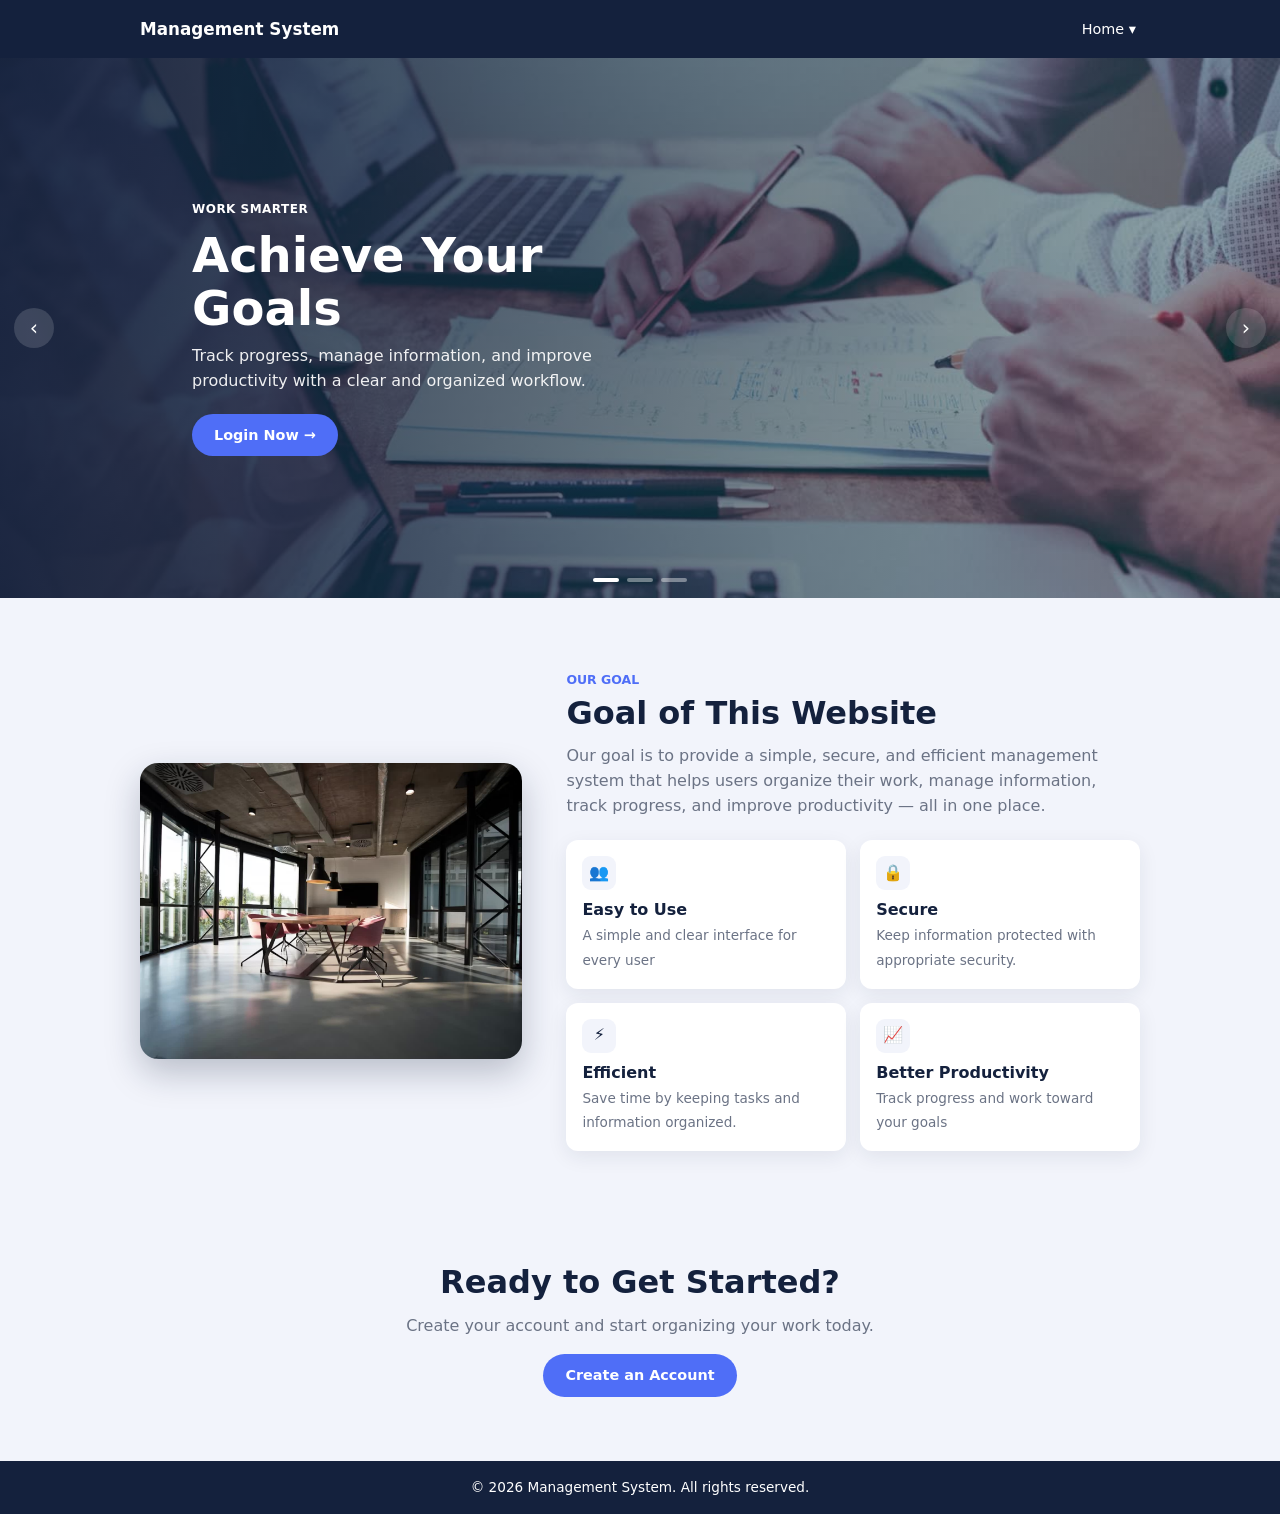
<file: index.html>
<!DOCTYPE html>
<html lang="en">
<head>
<meta charset="utf-8">
<meta name="viewport" content="width=device-width, initial-scale=1, viewport-fit=cover">
<title>Management System</title>
<link rel="stylesheet" href="css/style.css">
</head>
<body>
<header><div class="bar">
<a class="brand" href="index.html">Management System</a>
<div class="dd"><button id="ddb" aria-expanded="false">Home ▾</button>
<div class="menu" id="menu"><a href="index.html">Home</a><a href="home.html">Courses</a><a href="login.html" id="navauth">Login</a></div></div>
</div></header>

<main>
<div class="hero" id="hero">
<div class="slide on" style="background-image:url(images/slide-1-goals.jpg)"><div class="tx"><small>WORK SMARTER</small><h1>Achieve Your Goals</h1><p>Track progress, manage information, and improve productivity with a clear and organized workflow.</p><a class="btn" href="login.html">Login Now →</a></div></div>
<div class="slide" style="background-image:url(images/slide-2-team.jpg)"><div class="tx"><small>WORK TOGETHER</small><h1>Better Team Collaboration</h1><p>Keep your team connected, organize responsibilities, and manage tasks in one convenient place.</p><a class="btn" href="login.html?mode=signup">Join Us →</a></div></div>
<div class="slide" style="background-image:url(images/slide-3-office.jpg)"><div class="tx"><small>WELCOME TO OUR PLATFORM</small><h1>Management Made Simple</h1><p>Simplify your work, stay organized, and achieve more with our easy-to-use management system.</p><a class="btn" href="login.html?mode=signup">Get Started →</a></div></div>
<button class="arrow prev" aria-label="Previous slide">‹</button><button class="arrow next" aria-label="Next slide">›</button>
<div class="dots"></div>
</div>
<div class="wrap goal">
<img src="images/goal-meeting-room.jpg" alt="Bright meeting room with a long table and glass walls">
<div><p class="kick">OUR GOAL</p><h2>Goal of This Website</h2>
<p class="lead">Our goal is to provide a simple, secure, and efficient management system that helps users organize their work, manage information, track progress, and improve productivity — all in one place.</p>
<div class="feat">
<div><i>👥</i><b>Easy to Use</b><span>A simple and clear interface for every user</span></div>
<div><i>🔒</i><b>Secure</b><span>Keep information protected with appropriate security.</span></div>
<div><i>⚡</i><b>Efficient</b><span>Save time by keeping tasks and information organized.</span></div>
<div><i>📈</i><b>Better Productivity</b><span>Track progress and work toward your goals</span></div>
</div></div></div>
<div class="cta"><h2>Ready to Get Started?</h2><p>Create your account and start organizing your work today.</p><a class="btn" href="login.html?mode=signup">Create an Account</a></div>
</main>
<footer>© 2026 Management System. All rights reserved.</footer>

<script src="js/common.js"></script>
<script src="js/index.js"></script>
</body>
</html>
</file>
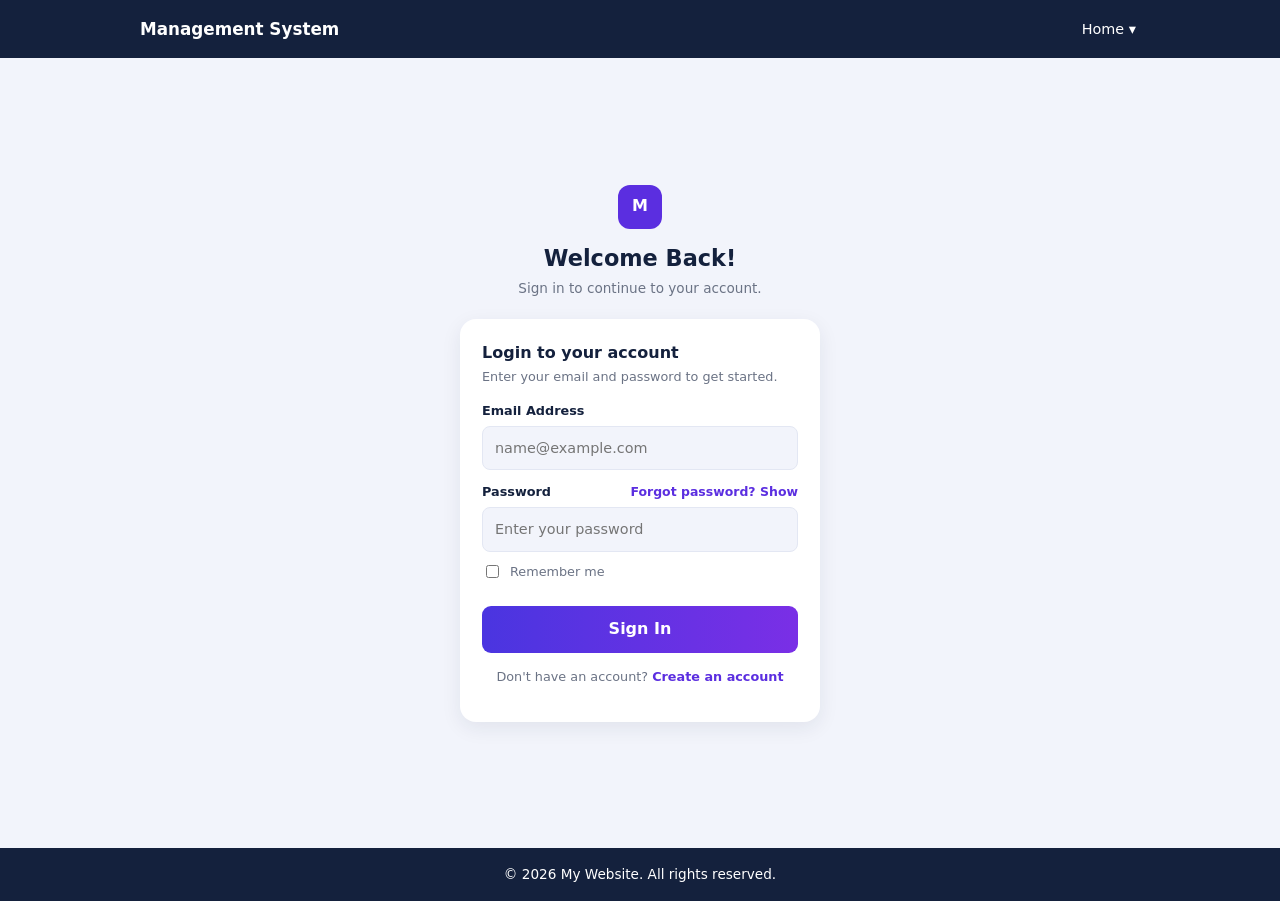
<file: home.html>
<!DOCTYPE html>
<html lang="en">
<head>
<meta charset="utf-8">
<meta name="viewport" content="width=device-width, initial-scale=1, viewport-fit=cover">
<title>Home - Management System</title>
<link rel="stylesheet" href="css/style.css">
</head>
<body>
<header><div class="bar">
<a class="brand" href="index.html">Management System</a>
<div class="dd"><button id="ddb" aria-expanded="false">Home ▾</button>
<div class="menu" id="menu"><a href="index.html">Home</a><a href="home.html">Courses</a><a href="login.html" id="navauth">Login</a></div></div>
</div></header>

<main><div class="wrap">
<div class="welcome"><h1>Welcome to My Website</h1><p id="who">Learn web development with our courses.</p></div>
<div class="courses"><h2>Our Courses</h2><div class="cg" id="cg"></div></div></div></main>
<footer>Copyright 2026 Management System</footer>
<div class="ov" id="ov"><div class="md" role="dialog" aria-modal="true" aria-labelledby="mt">
<div class="h"><span>Course Details</span><button id="mx" aria-label="Close">✕</button></div>
<div class="b"><h4 id="mt"></h4><p id="mp"></p></div><div class="f"><button id="mc">Close</button></div></div></div>
<script src="js/common.js"></script>
<script src="js/home.js"></script>
</body>
</html>
</file>
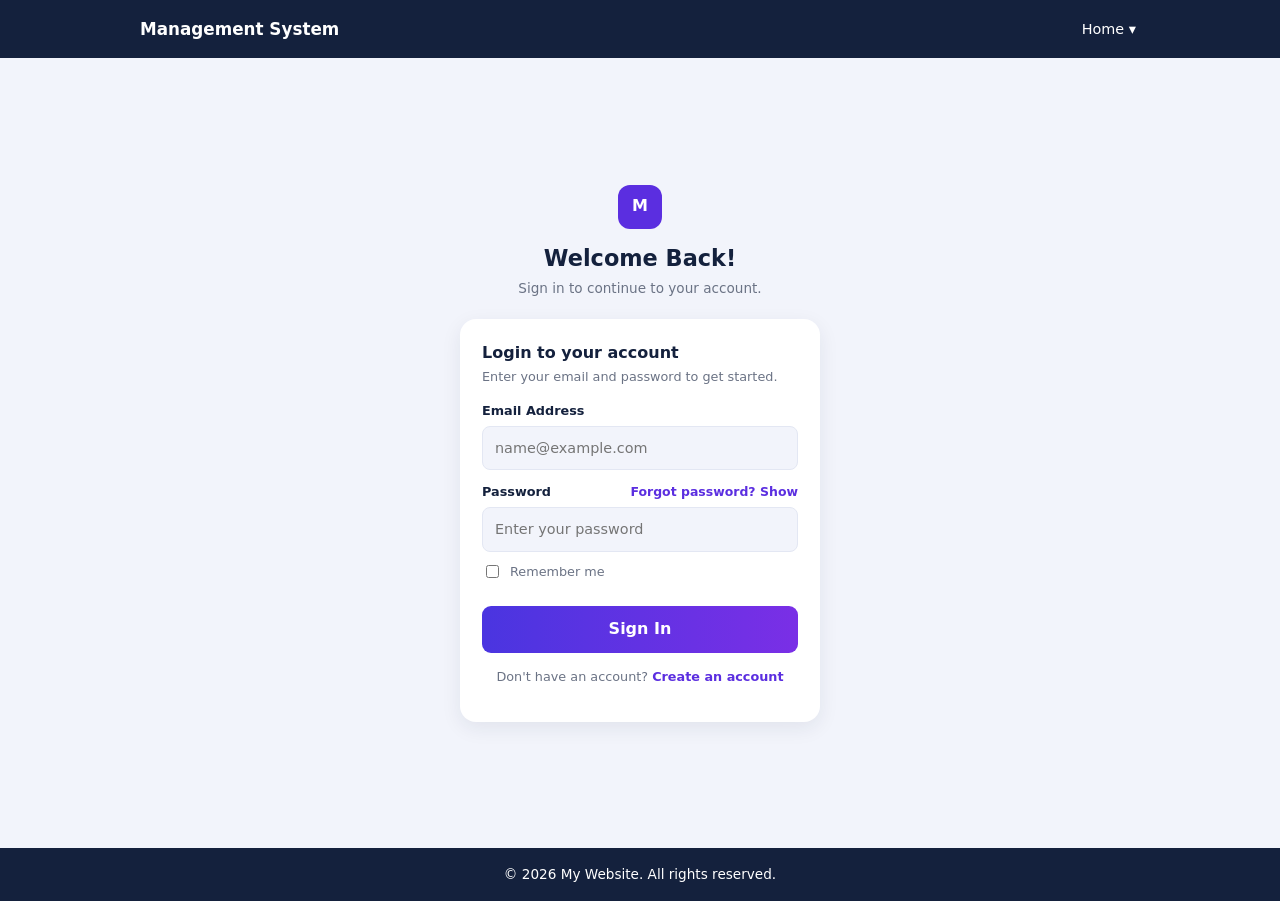
<file: login.html>
<!DOCTYPE html>
<html lang="en">
<head>
<meta charset="utf-8">
<meta name="viewport" content="width=device-width, initial-scale=1, viewport-fit=cover">
<title>Login - Management System</title>
<link rel="stylesheet" href="css/style.css">
</head>
<body>
<header><div class="bar">
<a class="brand" href="index.html">Management System</a>
<div class="dd"><button id="ddb" aria-expanded="false">Home ▾</button>
<div class="menu" id="menu"><a href="index.html">Home</a><a href="home.html">Courses</a><a href="login.html" id="navauth">Login</a></div></div>
</div></header>

<main><div class="login"><div class="lbox">
<div class="logo">M</div><h1 id="lt">Welcome Back!</h1><p id="ls">Sign in to continue to your account.</p>
<div class="lcard"><form id="lf" novalidate>
<h3 id="lh">Login to your account</h3><p class="sub" id="lsub">Enter your email and password to get started.</p>
<label for="em">Email Address</label><input id="em" type="email" placeholder="name@example.com" autocomplete="email">
<label for="pw">Password <span><button type="button" id="forgot">Forgot password?</button> <button type="button" id="show">Show</button></span></label>
<input id="pw" type="password" placeholder="Enter your password" autocomplete="current-password">
<div class="rem"><input type="checkbox" id="rm"><label for="rm" style="margin:0;font-weight:400;font-size:.8rem;color:inherit">Remember me</label></div>
<p class="err" id="err" role="alert"></p>
<button class="go" id="sub" type="submit">Sign In</button>
<p class="alt"><span id="at">Don't have an account?</span> <button type="button" id="sw">Create an account</button></p>
</form></div></div></div></main>
<footer>© 2026 My Website. All rights reserved.</footer>

<script src="js/common.js"></script>
<script src="js/login.js"></script>
</body>
</html>
</file>
<file: css/style.css>
:root{--navy:#14213d;--ink:#14213d;--muted:#6b7385;--bg:#f2f4fb;--card:#fff;--line:#e3e7f3;--blue:#4f6ef7;--violet:#5b2ee0;--shadow:0 6px 20px rgba(20,33,61,.08);
box-sizing:border-box;padding-top:env(safe-area-inset-top,0px);padding-bottom:env(safe-area-inset-bottom,0px)}
html{scroll-padding-top:env(safe-area-inset-top,0px)}
@media (prefers-color-scheme:dark){:root:not([data-theme="light"]){--ink:#eef1fb;--muted:#9aa3ba;--bg:#0f1424;--card:#171e35;--line:#262f4d;--shadow:0 6px 20px rgba(0,0,0,.35)}}
:root[data-theme="dark"]{--ink:#eef1fb;--muted:#9aa3ba;--bg:#0f1424;--card:#171e35;--line:#262f4d;--shadow:0 6px 20px rgba(0,0,0,.35)}
*{box-sizing:border-box}
body{margin:0;background:var(--bg);color:var(--ink);font:16px/1.55 Inter,"Segoe UI",system-ui,-apple-system,Arial,sans-serif;min-height:100vh;display:flex;flex-direction:column}
a{color:inherit}
button{font:inherit;cursor:pointer}
:focus-visible{outline:3px solid #8fa2ff;outline-offset:2px}
header{position:sticky;top:env(safe-area-inset-top,0px);z-index:20;background:var(--navy);color:#fff}
.bar{max-width:1040px;margin:auto;padding:12px 20px;display:flex;justify-content:space-between;align-items:center}
.brand{font-weight:700;font-size:1.05rem;color:#fff;text-decoration:none;background:none;border:0}
.dd{position:relative}
.dd>button{background:none;border:0;color:#fff;font-size:.9rem;padding:6px 4px}
.menu{display:none;position:absolute;right:0;top:100%;min-width:160px;background:var(--card);color:var(--ink);border-radius:10px;box-shadow:var(--shadow);padding:6px;border:1px solid var(--line)}
.menu.open{display:block}
.menu a{display:block;padding:8px 12px;border-radius:6px;text-decoration:none;font-size:.9rem}
.menu a:hover{background:var(--bg)}
main{flex:1}
footer{background:var(--navy);color:#fff;text-align:center;padding:16px;font-size:.85rem}

.btn{display:inline-block;border:0;border-radius:999px;background:var(--blue);color:#fff;font-weight:600;padding:10px 22px;text-decoration:none;font-size:.9rem}
.btn:hover{filter:brightness(1.08)}
/* hero */
.hero{position:relative;height:clamp(380px,62vh,540px);overflow:hidden;background:var(--navy)}
.slide{position:absolute;inset:0;background-size:cover;background-position:center;opacity:0;transition:opacity .7s}
.slide.on{opacity:1}
.slide::before{content:"";position:absolute;inset:0;background:linear-gradient(90deg,rgba(20,33,61,.92),rgba(20,33,61,.55) 60%,rgba(20,33,61,.35))}
.slide .tx{position:relative;max-width:1040px;margin:auto;height:100%;padding:0 72px;display:flex;flex-direction:column;justify-content:center;align-items:flex-start;color:#fff}
.slide small{font-weight:700;font-size:.75rem;letter-spacing:.04em}
.slide h1{font-size:clamp(2rem,5vw,3rem);line-height:1.1;margin:10px 0;max-width:12ch}
.slide p{max-width:44ch;margin:0 0 20px;opacity:.92}
.arrow{position:absolute;top:50%;transform:translateY(-50%);z-index:3;background:rgba(255,255,255,.14);color:#fff;border:0;width:40px;height:40px;border-radius:50%;font-size:1.3rem}
.arrow:hover{background:rgba(255,255,255,.3)}
.prev{left:14px}.next{right:14px}
.dots{position:absolute;bottom:16px;left:50%;transform:translateX(-50%);display:flex;gap:8px;z-index:3}
.dots button{width:26px;height:4px;border:0;border-radius:4px;background:rgba(255,255,255,.4);padding:0}
.dots button.on{background:#fff}
/* goals */
.wrap{max-width:1040px;margin:auto;padding:0 20px}
.goal{display:grid;grid-template-columns:1fr 1.5fr;gap:44px;align-items:center;padding:72px 20px}
.goal img{width:100%;aspect-ratio:4/3.1;object-fit:cover;border-radius:18px;box-shadow:0 14px 34px rgba(20,33,61,.25)}
.kick{color:var(--blue);font-weight:700;font-size:.78rem;margin:0}
h2{font-size:2rem;line-height:1.2;margin:4px 0 12px}
.lead{color:var(--muted);margin:0 0 22px}
.feat{display:grid;grid-template-columns:1fr 1fr;gap:14px}
.feat div{background:var(--card);border-radius:12px;padding:16px;box-shadow:var(--shadow);transition:transform .2s}
.feat div:hover{transform:translateY(-3px)}
.feat i{display:grid;place-items:center;width:34px;height:34px;border-radius:9px;background:var(--bg);font-style:normal;margin-bottom:8px}
.feat b{display:block}.feat span{color:var(--muted);font-size:.85rem}
.cta{text-align:center;padding:36px 20px 64px}
.cta p{color:var(--muted);margin:0 0 16px}
/* login */
.login{min-height:calc(100vh - 110px);display:grid;place-items:center;padding:32px 16px}
.lbox{width:100%;max-width:360px;text-align:center}
.logo{width:44px;height:44px;margin:0 auto 12px;border-radius:12px;background:var(--violet);color:#fff;display:grid;place-items:center;font-weight:800}
.lbox h1{font-size:1.4rem;margin:0}
.lbox>p{color:var(--muted);font-size:.85rem;margin:2px 0 20px}
.lcard{background:var(--card);border-radius:16px;padding:22px;text-align:left;box-shadow:var(--shadow)}
.lcard h3{margin:0;font-size:1rem}.lcard .sub{color:var(--muted);font-size:.8rem;margin:2px 0 14px}
label{display:flex;justify-content:space-between;font-size:.8rem;font-weight:600;margin:12px 0 5px}
label a,label button{color:var(--violet);font-size:.78rem;background:none;border:0;padding:0;text-decoration:none;font-weight:600}
.inp{position:relative}
input[type=email],input[type=password],input[type=text]{width:100%;padding:10px 12px;border:1px solid var(--line);border-radius:8px;background:var(--bg);color:var(--ink);font:inherit;font-size:.9rem}
input:focus{outline:2px solid var(--violet);border-color:transparent}
.err{color:#d6336c;font-size:.78rem;min-height:1.2em;margin:6px 0 0}
.rem{display:flex;gap:8px;align-items:center;font-size:.8rem;color:var(--muted);margin:10px 0}
.go{width:100%;border:0;border-radius:9px;padding:11px;color:#fff;font-weight:700;background:linear-gradient(90deg,#4a35e0,#7a2fe6)}
.alt{text-align:center;font-size:.8rem;color:var(--muted);margin-top:14px}
.alt button{background:none;border:0;color:var(--violet);font-weight:700;padding:0}
/* courses */
.welcome{margin:32px auto 0;max-width:1040px;background:linear-gradient(120deg,#dfe8ff,#fff);color:#14213d;border-radius:12px;padding:32px 20px;text-align:center;box-shadow:var(--shadow)}
.welcome h1{margin:0;font-size:1.8rem}.welcome p{margin:4px 0 0}
.courses h2{text-align:center;font-size:1.4rem;margin:40px 0 24px}
.cg{display:grid;grid-template-columns:1fr 1fr;gap:20px;padding-bottom:48px}
.c{border-radius:10px;padding:18px 18px 20px;box-shadow:var(--shadow);border-left:4px solid var(--a);background:var(--b);color:#222}
.c h3{margin:0 0 6px;color:var(--a);font-size:1.15rem}
.c p{margin:0 0 14px;font-size:.88rem;color:#3b4252}
.c button{background:var(--a);color:#fff;border:0;border-radius:6px;padding:7px 14px;font-size:.85rem}
/* modal & toast */
.ov{position:fixed;inset:0;background:rgba(0,0,0,.5);display:none;place-items:center;z-index:50;padding:16px}
.ov.open{display:grid}
.md{background:var(--card);border-radius:10px;width:100%;max-width:400px;box-shadow:0 20px 50px rgba(0,0,0,.35);animation:pop .18s ease-out}
@keyframes pop{from{transform:translateY(-14px);opacity:0}}
.md .h{display:flex;justify-content:space-between;align-items:center;padding:14px 18px;border-bottom:1px solid var(--line)}
.md .h button{background:none;border:0;font-size:1.2rem;color:var(--muted)}
.md .b{padding:16px 18px}.md .b h4{margin:0 0 6px;font-size:1.1rem;font-weight:500}.md .b p{margin:0;font-size:.88rem;color:var(--muted)}
.md .f{padding:10px 18px 14px;text-align:right;border-top:1px solid var(--line)}
.md .f button{background:#6c757d;color:#fff;border:0;border-radius:6px;padding:7px 14px}
@media (max-width:760px){.goal{grid-template-columns:1fr;gap:28px;padding:44px 20px}.cg,.feat{grid-template-columns:1fr}.slide .tx{padding:0 56px 0 28px}}
@media (prefers-reduced-motion:reduce){*{transition:none!important;animation:none!important}}
</file>
